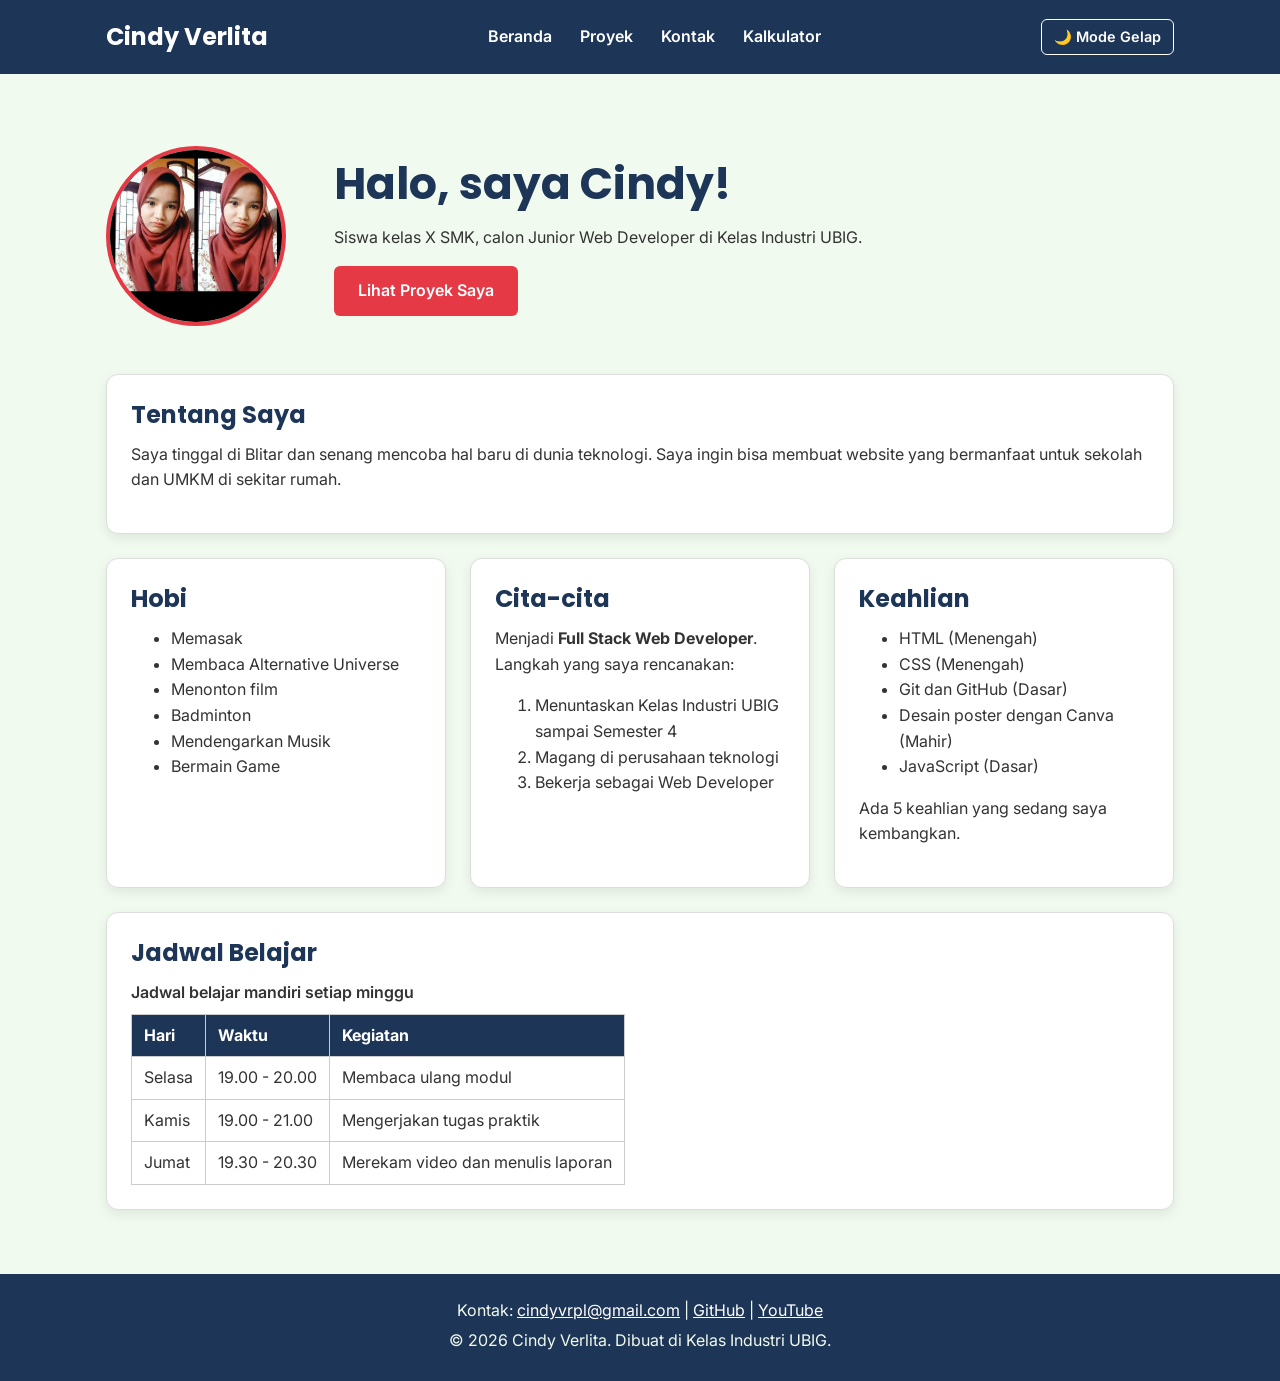
<file: index.html>
<!DOCTYPE html>
<html lang="id">

<head>
  <meta charset="UTF-8">
  <meta name="viewport" content="width=device-width, initial-scale=1.0">
  <title>Cindy Verlita | Beranda</title>
  <link rel="preconnect" href="https://fonts.googleapis.com">
  <link rel="preconnect" href="https://fonts.gstatic.com" crossorigin>
  <link href="https://fonts.googleapis.com/css2?family=Inter:wght@400;600&family=Poppins:wght@600;700&display=swap"
    rel="stylesheet">
  <link rel="stylesheet" href="css/style.css">
  <script src="js/main.js" defer></script>
</head>

<body>
  <header>
    <div class="container navbar">
      <h1>Cindy Verlita</h1>
      <nav class="menu-laptop">
        <ul>
          <li><a href="index.html">Beranda</a></li>
          <li><a href="proyek.html">Proyek</a></li>
          <li><a href="kontak.html">Kontak</a></li>
          <li><a href="kalkulator.html">Kalkulator</a></li>
        </ul>
      </nav>
      <!-- Tantangan: menu ponsel yang bisa dibuka-tutup -->
      <details class="menu-ponsel">
        <summary>Menu</summary>
        <nav>
          <ul>
            <li><a href="index.html">Beranda</a></li>
            <li><a href="proyek.html">Proyek</a></li>
            <li><a href="kontak.html">Kontak</a></li>
            <li><a href="kalkulator.html">Kalkulator</a></li>
          </ul>
        </nav>
      </details>
      <button id="tombol-tema" type="button">🌙 Mode Gelap</button>
    </div>
  </header>

  <main>
    <div class="container">
      <section class="hero">
        <img src="img/photo tele.jpg" alt="Foto profil Cindy Verlita" width="180" height="180" fetchpriority="high">
        <div>
          <h2>Halo, saya Cindy!</h2>
          <p>Siswa kelas X SMK, calon Junior Web Developer di Kelas Industri UBIG.</p>
          <a href="proyek.html" class="tombol">Lihat Proyek Saya</a>
        </div>
      </section>

      <section class="kartu">
        <h2>Tentang Saya</h2>
        <p>Saya tinggal di Blitar dan senang mencoba hal baru di dunia teknologi. Saya ingin bisa membuat website yang
          bermanfaat untuk sekolah dan UMKM di sekitar rumah.</p>
      </section>

      <div class="daftar-kartu">
        <section class="kartu">
          <h2>Hobi</h2>
          <ul>
            <li>Memasak</li>
            <li>Membaca Alternative Universe</li>
            <li>Menonton film</li>
            <li>Badminton</li>
            <li>Mendengarkan Musik</li>
            <li>Bermain Game</li>
          </ul>
        </section>

        <section class="kartu">
          <h2>Cita-cita</h2>
          <p>Menjadi <strong>Full Stack Web Developer</strong>. Langkah yang saya rencanakan:</p>
          <ol>
            <li>Menuntaskan Kelas Industri UBIG sampai Semester 4</li>
            <li>Magang di perusahaan teknologi</li>
            <li>Bekerja sebagai Web Developer</li>
          </ol>
        </section>

        <section class="kartu">
          <h2>Keahlian</h2>
          <ul id="daftar-skill"></ul>
          <p id="jumlah-skill"></p>
        </section>
      </div>

      <section class="kartu">
        <h2>Jadwal Belajar</h2>
        <table>
          <caption>Jadwal belajar mandiri setiap minggu</caption>
          <thead>
            <tr>
              <th>Hari</th>
              <th>Waktu</th>
              <th>Kegiatan</th>
            </tr>
          </thead>
          <tbody>
            <tr>
              <td>Selasa</td>
              <td>19.00 - 20.00</td>
              <td>Membaca ulang modul</td>
            </tr>
            <tr>
              <td>Kamis</td>
              <td>19.00 - 21.00</td>
              <td>Mengerjakan tugas praktik</td>
            </tr>
            <tr>
              <td>Jumat</td>
              <td>19.30 - 20.30</td>
              <td>Merekam video dan menulis laporan</td>
            </tr>
          </tbody>
        </table>
      </section>
    </div>
  </main>

  <footer>
    <p>Kontak: <a href="mailto:cindyvrpl@gmail.com">cindyvrpl@gmail.com</a> |
      <a href="https://github.com/cindyvrpl" target="_blank">GitHub</a> |
      <a href="https://www.youtube.com/channel/UC3Aw53bFFLuP7IsntxVZ1zw" target="_blank">YouTube</a>
    </p>
    <p>&copy; 2026 Cindy Verlita. Dibuat di Kelas Industri UBIG.</p>
  </footer>
</body>

</html>
</file>
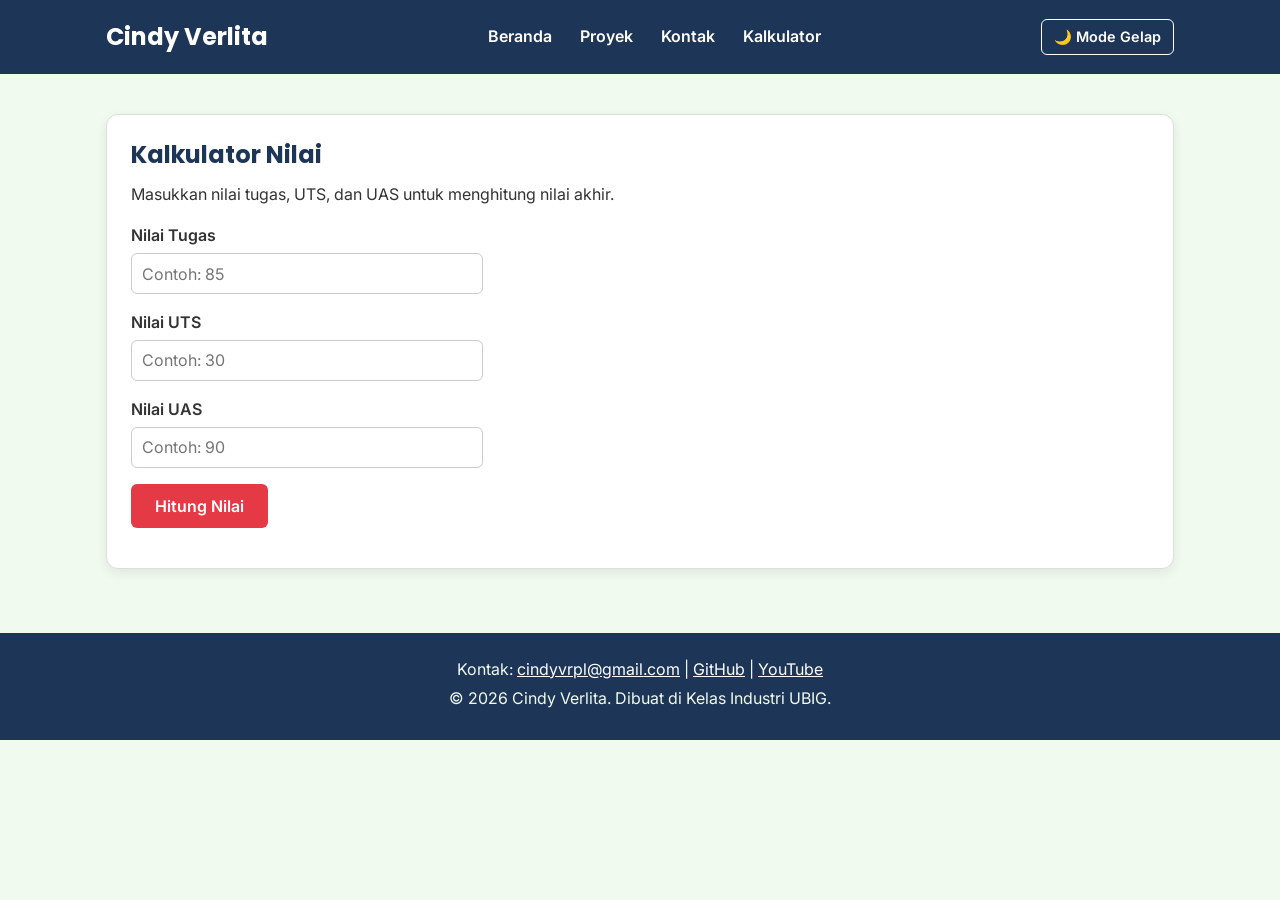
<file: kalkulator.html>
<!DOCTYPE html>
<html lang="id">

<head>
    <meta charset="UTF-8">
    <meta name="viewport" content="width=device-width, initial-scale=1.0">
    <title>Cindy Verlita | Kalkulator</title>
    <link rel="preconnect" href="https://fonts.googleapis.com">
    <link rel="preconnect" href="https://fonts.gstatic.com" crossorigin>
    <link href="https://fonts.googleapis.com/css2?family=Inter:wght@400;600&family=Poppins:wght@600;700&display=swap"
        rel="stylesheet">
    <link rel="stylesheet" href="css/style.css">
    <script src="js/main.js" defer></script>
</head>

<body>
    <header>
        <div class="container navbar">
            <h1>Cindy Verlita</h1>
            <nav class="menu-laptop">
                <ul>
                    <li><a href="index.html">Beranda</a></li>
                    <li><a href="proyek.html">Proyek</a></li>
                    <li><a href="kontak.html">Kontak</a></li>
                    <li><a href="kalkulator.html">Kalkulator</a></li>
                </ul>
            </nav>
            <!-- Tantangan: menu ponsel yang bisa dibuka-tutup -->
            <details class="menu-ponsel">
                <summary>Menu</summary>
                <nav>
                    <ul>
                        <li><a href="index.html">Beranda</a></li>
                        <li><a href="proyek.html">Proyek</a></li>
                        <li><a href="kontak.html">Kontak</a></li>
                        <li><a href="kalkulator.html">Kalkulator</a></li>
                    </ul>
                </nav>
            </details>
            <button id="tombol-tema" type="button">🌙 Mode Gelap</button>
        </div>
    </header>

    <main>
        <div class="container">
            <section class="kartu">
                <h2>Kalkulator Nilai</h2>
                <p>Masukkan nilai tugas, UTS, dan UAS untuk menghitung nilai akhir.</p>

                <form>
                    <p>
                        <label for="nilai-tugas">Nilai Tugas</label><br>
                        <input type="number" id="nilai-tugas" name="nilai-tugas" min="0" max="100" step="1"
                            placeholder="Contoh: 85" required>
                    </p>
                    <p>
                        <label for="nilai-uts">Nilai UTS</label><br>
                        <input type="number" id="nilai-uts" name="nilai-uts" min="0" max="100" step="1"
                            placeholder="Contoh: 30" required>
                    </p>
                    <p>
                        <label for="nilai-uas">Nilai UAS</label><br>
                        <input type="number" id="nilai-uas" name="nilai-uas" min="0" max="100" step="1"
                            placeholder="Contoh: 90     " required>
                    </p>

                    <button type="submit">Hitung Nilai</button>
                </form>
            </section>
        </div>
    </main>

    <footer>
        <p>Kontak: <a href="mailto:cindyvrpl@gmail.com">cindyvrpl@gmail.com</a> |
            <a href="https://github.com/cindyvrpl" target="_blank">GitHub</a> |
            <a href="https://www.youtube.com/channel/UC3Aw53bFFLuP7IsntxVZ1zw" target="_blank">YouTube</a>
        </p>
        <p>&copy; 2026 Cindy Verlita. Dibuat di Kelas Industri UBIG.</p>
    </footer>
    <script src="js/kalkulator.js"></script>
</body>

</html>
</file>
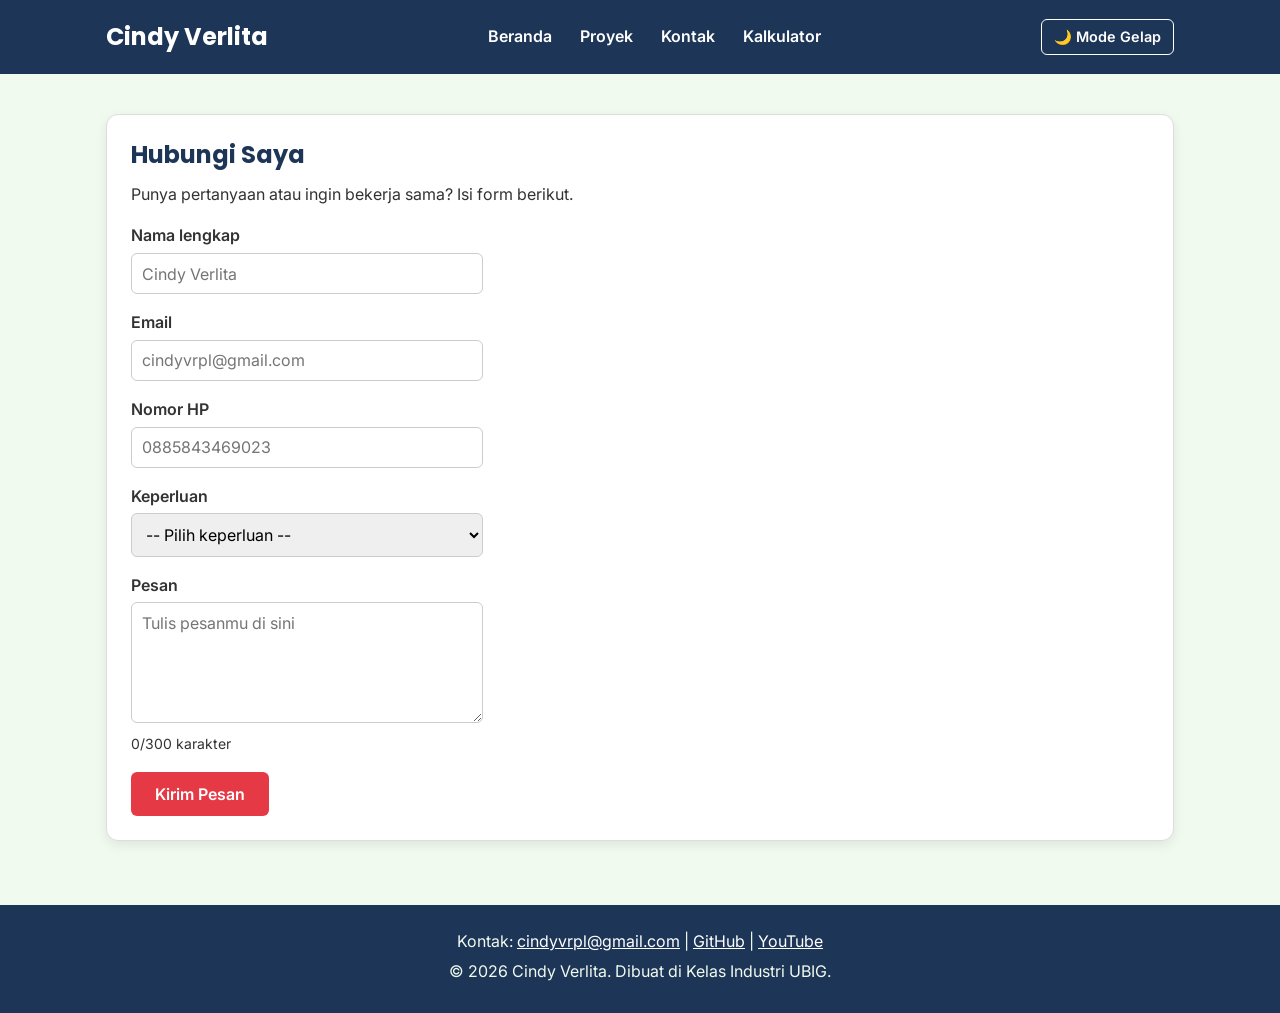
<file: kontak.html>
<!DOCTYPE html>
<html lang="id">
<head>
  <meta charset="UTF-8">
  <meta name="viewport" content="width=device-width, initial-scale=1.0">
  <title>Cindy Verlita | Kontak</title>
  <link rel="preconnect" href="https://fonts.googleapis.com">
  <link rel="preconnect" href="https://fonts.gstatic.com" crossorigin>
  <link href="https://fonts.googleapis.com/css2?family=Inter:wght@400;600&family=Poppins:wght@600;700&display=swap" rel="stylesheet">
  <link rel="stylesheet" href="css/style.css">
  <script src="js/main.js" defer></script>
</head>
<body>
  <header>
    <div class="container navbar">
      <h1>Cindy Verlita</h1>
      <nav class="menu-laptop">
        <ul>
          <li><a href="index.html">Beranda</a></li>
          <li><a href="proyek.html">Proyek</a></li>
          <li><a href="kontak.html">Kontak</a></li>
          <li><a href="kalkulator.html">Kalkulator</a></li>
        </ul>
      </nav>
      <!-- Tantangan: menu ponsel yang bisa dibuka-tutup -->
      <details class="menu-ponsel">
        <summary>Menu</summary>
        <nav>
          <ul>
            <li><a href="index.html">Beranda</a></li>
            <li><a href="proyek.html">Proyek</a></li>
            <li><a href="kontak.html">Kontak</a></li>
            <li><a href="kalkulator.html">Kalkulator</a></li>
          </ul>
        </nav>
      </details>
      <button id="tombol-tema" type="button">🌙 Mode Gelap</button>
    </div>
  </header>

  <main>
    <div class="container">
      <section class="kartu">
        <h2>Hubungi Saya</h2>
        <p>Punya pertanyaan atau ingin bekerja sama? Isi form berikut.</p>

        <form>
          <p>
            <label for="nama">Nama lengkap</label><br>
            <input type="text" id="nama" name="nama" placeholder="Cindy Verlita" required>
          </p>
          <p>
            <label for="email">Email</label><br>
            <input type="email" id="email" name="email" placeholder="cindyvrpl@gmail.com" required>
          </p>
          <p>
            <label for="hp">Nomor HP</label><br>
            <input type="tel" id="hp" name="hp" placeholder="0885843469023" required>
          </p>
          <p>
            <label for="keperluan">Keperluan</label><br>
            <select id="keperluan" name="keperluan" required>
              <option value="">-- Pilih keperluan --</option>
              <option value="bertanya">Bertanya</option>
              <option value="kerja-sama">Kerja sama proyek</option>
              <option value="lainnya">Lainnya</option>
            </select>
          </p>
          <p>
            <label for="pesan">Pesan</label><br>
            <textarea id="pesan" name="pesan" rows="5" cols="40" maxlength="300" placeholder="Tulis pesanmu di sini" required></textarea><br>
            <span id="hitung-karakter" class="keterangan">0/300 karakter</span>
          </p>
          <button type="submit">Kirim Pesan</button>
        </form>
      </section>
    </div>
  </main>

  <footer>
    <p>Kontak: <a href="mailto:cindyvrpl@gmail.com">cindyvrpl@gmail.com</a> |
      <a href="https://github.com/cindyvrpl" target="_blank">GitHub</a> |
      <a href="https://www.youtube.com/channel/UC3Aw53bFFLuP7IsntxVZ1zw" target="_blank">YouTube</a></p>
    <p>&copy; 2026 Cindy Verlita. Dibuat di Kelas Industri UBIG.</p>
  </footer>
</body>
</html>
</file>
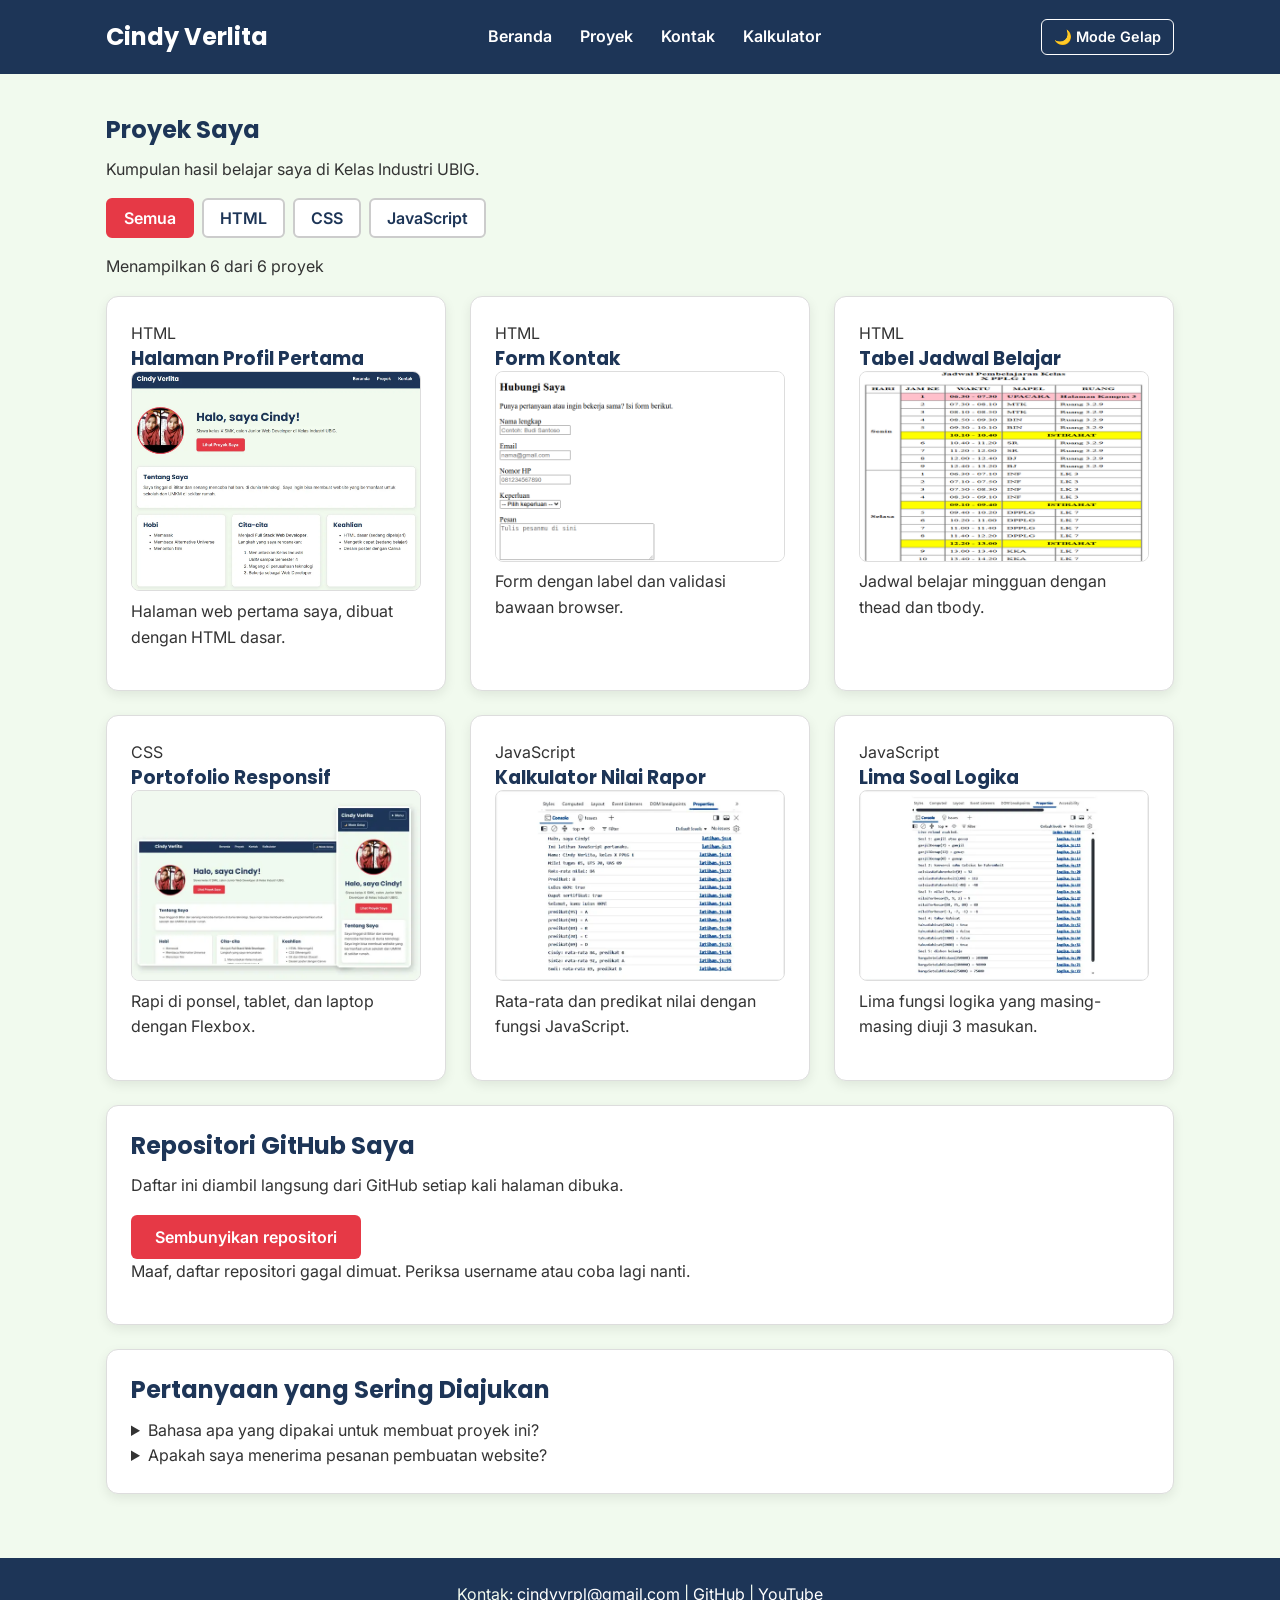
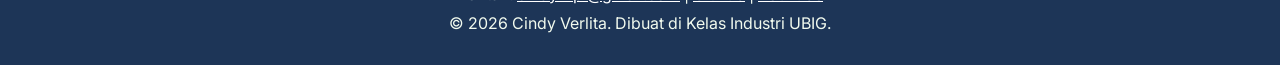
<file: proyek.html>
<!DOCTYPE html>
<html lang="id">

<head>
  <meta charset="UTF-8">
  <meta name="viewport" content="width=device-width, initial-scale=1.0">
  <title>Cindy Verlita | Proyek</title>
  <link rel="preconnect" href="https://fonts.googleapis.com">
  <link rel="preconnect" href="https://fonts.gstatic.com" crossorigin>
  <link href="https://fonts.googleapis.com/css2?family=Inter:wght@400;600&family=Poppins:wght@600;700&display=swap"
    rel="stylesheet">
  <link rel="stylesheet" href="css/style.css">
  <script src="js/main.js" defer></script>
</head>

<body>
  <header>
    <div class="container navbar">
      <h1>Cindy Verlita</h1>
      <nav class="menu-laptop">
        <ul>
          <li><a href="index.html">Beranda</a></li>
          <li><a href="proyek.html">Proyek</a></li>
          <li><a href="kontak.html">Kontak</a></li>
          <li><a href="kalkulator.html">Kalkulator</a></li>
        </ul>
      </nav>
      <!-- Tantangan: menu ponsel yang bisa dibuka-tutup -->
      <details class="menu-ponsel">
        <summary>Menu</summary>
        <nav>
          <ul>
            <li><a href="index.html">Beranda</a></li>
            <li><a href="proyek.html">Proyek</a></li>
            <li><a href="kontak.html">Kontak</a></li>
            <li><a href="kalkulator.html">Kalkulator</a></li>
          </ul>
        </nav>
      </details>
      <button id="tombol-tema" type="button">🌙 Mode Gelap</button>
    </div>
  </header>

  <main>
    <div class="container">
      <section>
        <h2>Proyek Saya</h2>
        <p>Kumpulan hasil belajar saya di Kelas Industri UBIG.</p>
        <div class="filter">
          <button type="button" class="tombol-filter aktif" id="filter-semua">Semua</button>
          <button type="button" class="tombol-filter" id="filter-html">HTML</button>
          <button type="button" class="tombol-filter" id="filter-css">CSS</button>
          <button type="button" class="tombol-filter" id="filter-javascript">JavaScript</button>
        </div>
        <p id="jumlah-proyek"></p>
        <div class="daftar-kartu" id="daftar-proyek"></div>
      </section>

      <section class="kartu">
        <h2>Repositori GitHub Saya</h2>
        <p>Daftar ini diambil langsung dari GitHub setiap kali halaman dibuka.</p>
        <button type="button" id="tombol-repo">
          Sembunyikan repositori
        </button>
        <div id="konten-repo">
          <p id="status-repo"></p>
          <ul id="daftar-repo"></ul>
        </div>
      </section>

      <!-- FAQ dengan details dan summary -->
      <section class="kartu">
        <h2>Pertanyaan yang Sering Diajukan</h2>
        <details>
          <summary>Bahasa apa yang dipakai untuk membuat proyek ini?</summary>
          <p>Proyek di halaman ini dibuat dengan HTML, CSS, dan JavaScript. Pilih tombol kategori di atas untuk melihat
            proyek per bahasa.</p>
        </details>
        <details>
          <summary>Apakah saya menerima pesanan pembuatan website?</summary>
          <p>Belum, saya masih belajar. Namun kamu tetap boleh menghubungi saya melalui halaman Kontak.</p>
        </details>
      </section>
    </div>

  </main>

  <footer>
    <p>Kontak: <a href="mailto:cindyvrpl@gmail.com">cindyvrpl@gmail.com</a> |
      <a href="https://github.com/cindyvrpl" target="_blank">GitHub</a> |
      <a href="https://www.youtube.com/channel/UC3Aw53bFFLuP7IsntxVZ1zw" target="_blank">YouTube</a>
    </p>
    <p>&copy; 2026 Cindy Verlita. Dibuat di Kelas Industri UBIG.</p>
  </footer>
</body>

</html>
</file>
<file: css/style.css>
/* Gaya portofolio Andi Pratama
   Palet: #1D3557 (utama), #E63946 (aksen), #F1FAEE (latar)
   Huruf: Poppins (judul), Inter (isi)
   Tata letak: mobile first, titik ubah 768px (tablet) dan 1024px (laptop) */

/* 1. Reset */
* {
  box-sizing: border-box;
  margin: 0;
}

img {
  max-width: 100%;
  height: auto;
}

/* 2. Dasar halaman: warna dan huruf */
body {
  font-family: "Inter", Arial, sans-serif;
  font-size: 1rem;
  line-height: 1.6;
  color: #333333;
  background-color: #F1FAEE;
}

h1, h2, h3 {
  font-family: "Poppins", Arial, sans-serif;
  color: #1D3557;
  line-height: 1.3;
}

h2 {
  margin-bottom: 0.75rem;
}

p, ul, ol {
  margin-bottom: 1rem;
}

a {
  color: #E63946;
}

/* 3. Wadah, header, dan menu */
.container {
  max-width: 1100px;
  margin: 0 auto;
  padding: 0 1rem;
}

header {
  background-color: #1D3557;
  color: #FFFFFF;
  padding: 1rem 0;
}

header h1 {
  color: #FFFFFF;
  font-size: 1.5rem;
}

.navbar {
  display: flex;
  flex-wrap: wrap;
  justify-content: space-between;
  align-items: center;
  gap: 0.5rem;
}

nav ul {
  display: flex;
  gap: 0.25rem;
  padding: 0;
  margin: 0;
  list-style: none;
}

nav a {
  display: inline-block;
  padding: 0.5rem 0.75rem;
  border-radius: 6px;
  color: #FFFFFF;
  font-weight: 600;
  text-decoration: none;
}

/* Tantangan: menu ponsel buka-tutup dengan details */
.menu-laptop {
  display: none;
}

.menu-ponsel summary {
  padding: 0.5rem 0.75rem;
  border: 1px solid #FFFFFF;
  border-radius: 6px;
  font-weight: 600;
  cursor: pointer;
}

.menu-ponsel ul {
  flex-direction: column;
  margin-top: 0.5rem;
}

/* 4. Isi utama, hero, dan kartu */
main {
  padding: 1.5rem 0;
}

.hero {
  display: flex;
  flex-direction: column;
  align-items: center;
  gap: 1.5rem;
  padding: 1rem 0 2rem;
  text-align: center;
}

.hero img {
  border: 4px solid #E63946;
  border-radius: 50%;
}

.hero h2 {
  font-size: 2rem;
}

.tombol {
  display: inline-block;
  padding: 0.75rem 1.5rem;
  border-radius: 6px;
  background-color: #E63946;
  color: #FFFFFF;
  font-weight: 600;
  text-decoration: none;
}

.kartu {
  background-color: #FFFFFF;
  padding: 1rem;
  margin-bottom: 1.5rem;
  border: 1px solid #DDDDDD;
  border-radius: 12px;
  box-shadow: 0 4px 12px rgba(0, 0, 0, 0.08);
}

.daftar-kartu {
  display: flex;
  flex-wrap: wrap;
  gap: 1.5rem;
  margin-bottom: 1.5rem;
}

.daftar-kartu .kartu {
  flex: 1 1 280px;
  margin-bottom: 0;
}
#daftar-proyek {
  min-height: 30rem;
}

article img {
  border-radius: 8px;
  border: 1px solid #DDDDDD;
}

/* 5. Tabel */
table {
  border-collapse: collapse;
}

caption {
  font-weight: 600;
  text-align: left;
  margin-bottom: 0.5rem;
}

th, td {
  border: 1px solid #CCCCCC;
  padding: 0.5rem 0.75rem;
  text-align: left;
}

th {
  background-color: #1D3557;
  color: #FFFFFF;
}

/* 6. Form */
label {
  font-weight: 600;
}

input, select, textarea {
  width: 100%;
  max-width: 22rem;
  padding: 0.6rem;
  margin-top: 0.25rem;
  border: 1px solid #CCCCCC;
  border-radius: 6px;
  font-family: inherit;
  font-size: 1rem;
}

button {
  padding: 0.75rem 1.5rem;
  border: none;
  border-radius: 6px;
  background-color: #E63946;
  color: #FFFFFF;
  font-family: inherit;
  font-size: 1rem;
  font-weight: 600;
  cursor: pointer;
}
.keterangan {
  font-size: 0.875rem;
}

/* 7. Footer */
footer {
  background-color: #1D3557;
  color: #F1FAEE;
  text-align: center;
  padding: 1.5rem;
}

footer p {
  margin-bottom: 0.25rem;
}

footer a {
  color: #FFFFFF;
}

/* 8. Tablet: lebar layar 768px ke atas */
@media (min-width: 768px) {
  .menu-laptop {
    display: block;
  }

  .menu-ponsel {
    display: none;
  }

  .hero {
    flex-direction: row;
    padding: 2rem 0 3rem;
    text-align: left;
  }

  .kartu {
    padding: 1.5rem;
  }
}

/* 9. Laptop: lebar layar 1024px ke atas */
@media (min-width: 1024px) {
  main {
    padding: 2.5rem 0;
  }

  .hero {
    gap: 3rem;
  }

  .hero h2 {
    font-size: 2.75rem;
  }
}
/* 10. Tema gelap */
body.gelap {
  background-color: #171B22;
  color: #E8EAF0;
}

body.gelap h1,
body.gelap h2,
body.gelap h3,
body.gelap p,
body.gelap li,
body.gelap label,
body.gelap caption {
  color: #E8EAF0;
}

body.gelap .kartu {
  background-color: #242B35;
  color: #E8EAF0;
  border-color: #414B58;
}

body.gelap main a:not(.tombol) {
  color: #FF9A9E;
}

body.gelap input,
body.gelap select,
body.gelap textarea {
  background-color: #171B22;
  color: #E8EAF0;
  border-color: #596575;
}

body.gelap th {
  background-color: #303B49;
}

body.gelap th,
body.gelap td {
  border-color: #596575;
}

#tombol-tema {
  margin: 0;
  padding: 0.5rem 0.75rem;
  background-color: transparent;
  color: #FFFFFF;
  border: 1px solid #FFFFFF;
  border-radius: 6px;
  font-size: 0.9rem;
  cursor: pointer;
}
/* Filter Proyek */
.filter {
  display: flex;
  flex-wrap: wrap;
  gap: 0.5rem;
  margin-bottom: 1rem;
}

.tombol-filter {
  padding: 0.5rem 1rem;
  border: 2px solid #CCCCCC;
  background-color: #FFFFFF;
  color: #1D3557;
}

/* Tombol filter aktif */
.tombol-filter.aktif {
  background-color: #E63946;
  color: #FFFFFF;
  border-color: #E63946;
}

/* Mode gelap */
body.gelap .tombol-filter {
  background-color: #242B35;
  color: #E8EAF0;
  border-color: #596575;
}

body.gelap .tombol-filter.aktif {
  background-color: #E63946;
  color: #FFFFFF;
  border-color: #E63946;
}

.tersembunyi {
  display: none;
}
</file>
